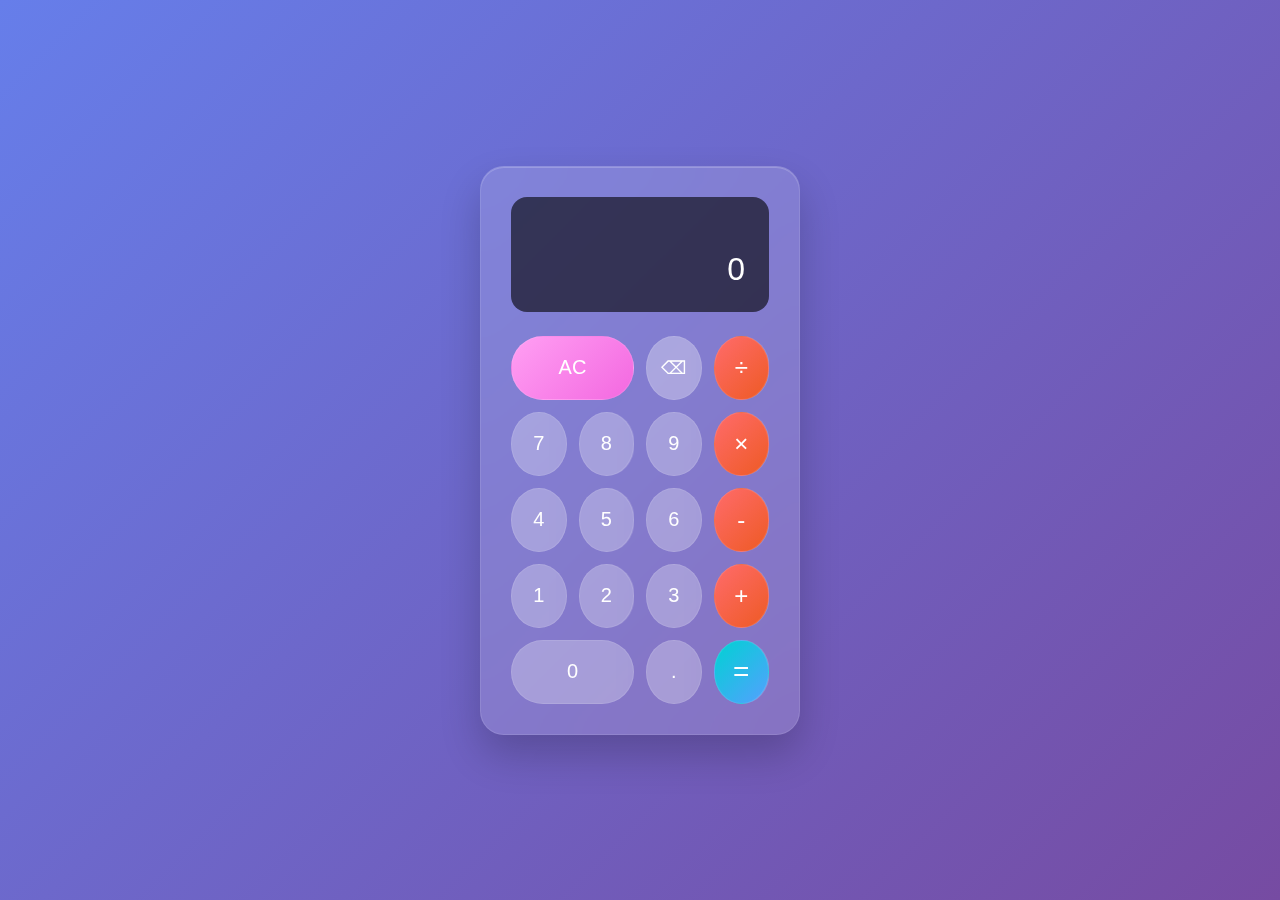
<file: index.html>
<!DOCTYPE html>
<html lang="en">
<head>
    <meta charset="UTF-8">
    <meta name="viewport" content="width=device-width, initial-scale=1.0">
    <title>Modern Calculator</title>
    <link rel="stylesheet" href="style.css">
</head>
<body>
    <div class="calculator">
        <div class="display">
            <div class="previous-operand" id="previous-operand"></div>
            <div class="current-operand" id="current-operand">0</div>
        </div>
        <div class="buttons">
            <button class="btn btn-clear span-two" data-clear>AC</button>
            <button class="btn btn-delete" data-delete>⌫</button>
            <button class="btn btn-operator" data-operator>÷</button>

            <button class="btn btn-number" data-number>7</button>
            <button class="btn btn-number" data-number>8</button>
            <button class="btn btn-number" data-number>9</button>
            <button class="btn btn-operator" data-operator>×</button>

            <button class="btn btn-number" data-number>4</button>
            <button class="btn btn-number" data-number>5</button>
            <button class="btn btn-number" data-number>6</button>
            <button class="btn btn-operator" data-operator>-</button>

            <button class="btn btn-number" data-number>1</button>
            <button class="btn btn-number" data-number>2</button>
            <button class="btn btn-number" data-number>3</button>
            <button class="btn btn-operator" data-operator>+</button>

            <button class="btn btn-number span-two" data-number>0</button>
            <button class="btn btn-number" data-number>.</button>
            <button class="btn btn-equals" data-equals>=</button>
        </div>
    </div>
    <script src="script.js"></script>
</body>
</html>
</file>
<file: style.css>
* {
    margin: 0;
    padding: 0;
    box-sizing: border-box;
}

body {
    font-family: -apple-system, BlinkMacSystemFont, 'Segoe UI', Roboto, sans-serif;
    background: linear-gradient(135deg, #667eea 0%, #764ba2 100%);
    min-height: 100vh;
    display: flex;
    justify-content: center;
    align-items: center;
    padding: 20px;
}

.calculator {
    background: rgba(255, 255, 255, 0.15);
    backdrop-filter: blur(20px);
    border-radius: 24px;
    padding: 30px;
    box-shadow:
        0 20px 40px rgba(0, 0, 0, 0.2),
        inset 0 1px 0 rgba(255, 255, 255, 0.2);
    border: 1px solid rgba(255, 255, 255, 0.1);
    max-width: 320px;
    width: 100%;
}

.display {
    background: rgba(0, 0, 0, 0.6);
    border-radius: 16px;
    padding: 24px;
    margin-bottom: 24px;
    text-align: right;
    min-height: 80px;
    display: flex;
    flex-direction: column;
    justify-content: flex-end;
}

.previous-operand {
    color: rgba(255, 255, 255, 0.6);
    font-size: 18px;
    margin-bottom: 8px;
    min-height: 22px;
}

.current-operand {
    color: white;
    font-size: 32px;
    font-weight: 300;
    word-wrap: break-word;
    word-break: break-all;
}

.buttons {
    display: grid;
    grid-template-columns: repeat(4, 1fr);
    gap: 12px;
}

.btn {
    border: none;
    border-radius: 50%;
    font-size: 20px;
    font-weight: 500;
    cursor: pointer;
    transition: all 0.2s ease;
    height: 64px;
    display: flex;
    align-items: center;
    justify-content: center;
    background: rgba(255, 255, 255, 0.2);
    color: white;
    backdrop-filter: blur(10px);
    border: 1px solid rgba(255, 255, 255, 0.1);
}

.btn:hover {
    transform: translateY(-2px);
    box-shadow: 0 8px 20px rgba(0, 0, 0, 0.3);
    background: rgba(255, 255, 255, 0.3);
}

.btn:active {
    transform: translateY(0);
    box-shadow: 0 4px 10px rgba(0, 0, 0, 0.2);
}

.btn-number {
    background: rgba(255, 255, 255, 0.15);
}

.btn-operator {
    background: linear-gradient(135deg, #ff6b6b, #ee5a24);
    font-size: 24px;
}

.btn-operator:hover {
    background: linear-gradient(135deg, #ff5252, #d63031);
}

.btn-equals {
    background: linear-gradient(135deg, #00d2d3, #54a0ff);
    font-size: 28px;
}

.btn-equals:hover {
    background: linear-gradient(135deg, #00a8cc, #2f7bf4);
}

.btn-clear {
    background: linear-gradient(135deg, #ff9ff3, #f368e0);
}

.btn-clear:hover {
    background: linear-gradient(135deg, #ff85d4, #e056fd);
}

.btn-delete {
    background: rgba(255, 255, 255, 0.2);
    font-size: 18px;
}

.span-two {
    grid-column: span 2;
    border-radius: 32px;
}

@media (max-width: 480px) {
    .calculator {
        padding: 20px;
        margin: 10px;
    }

    .btn {
        height: 56px;
        font-size: 18px;
    }

    .current-operand {
        font-size: 28px;
    }

    .previous-operand {
        font-size: 16px;
    }
}
</file>
